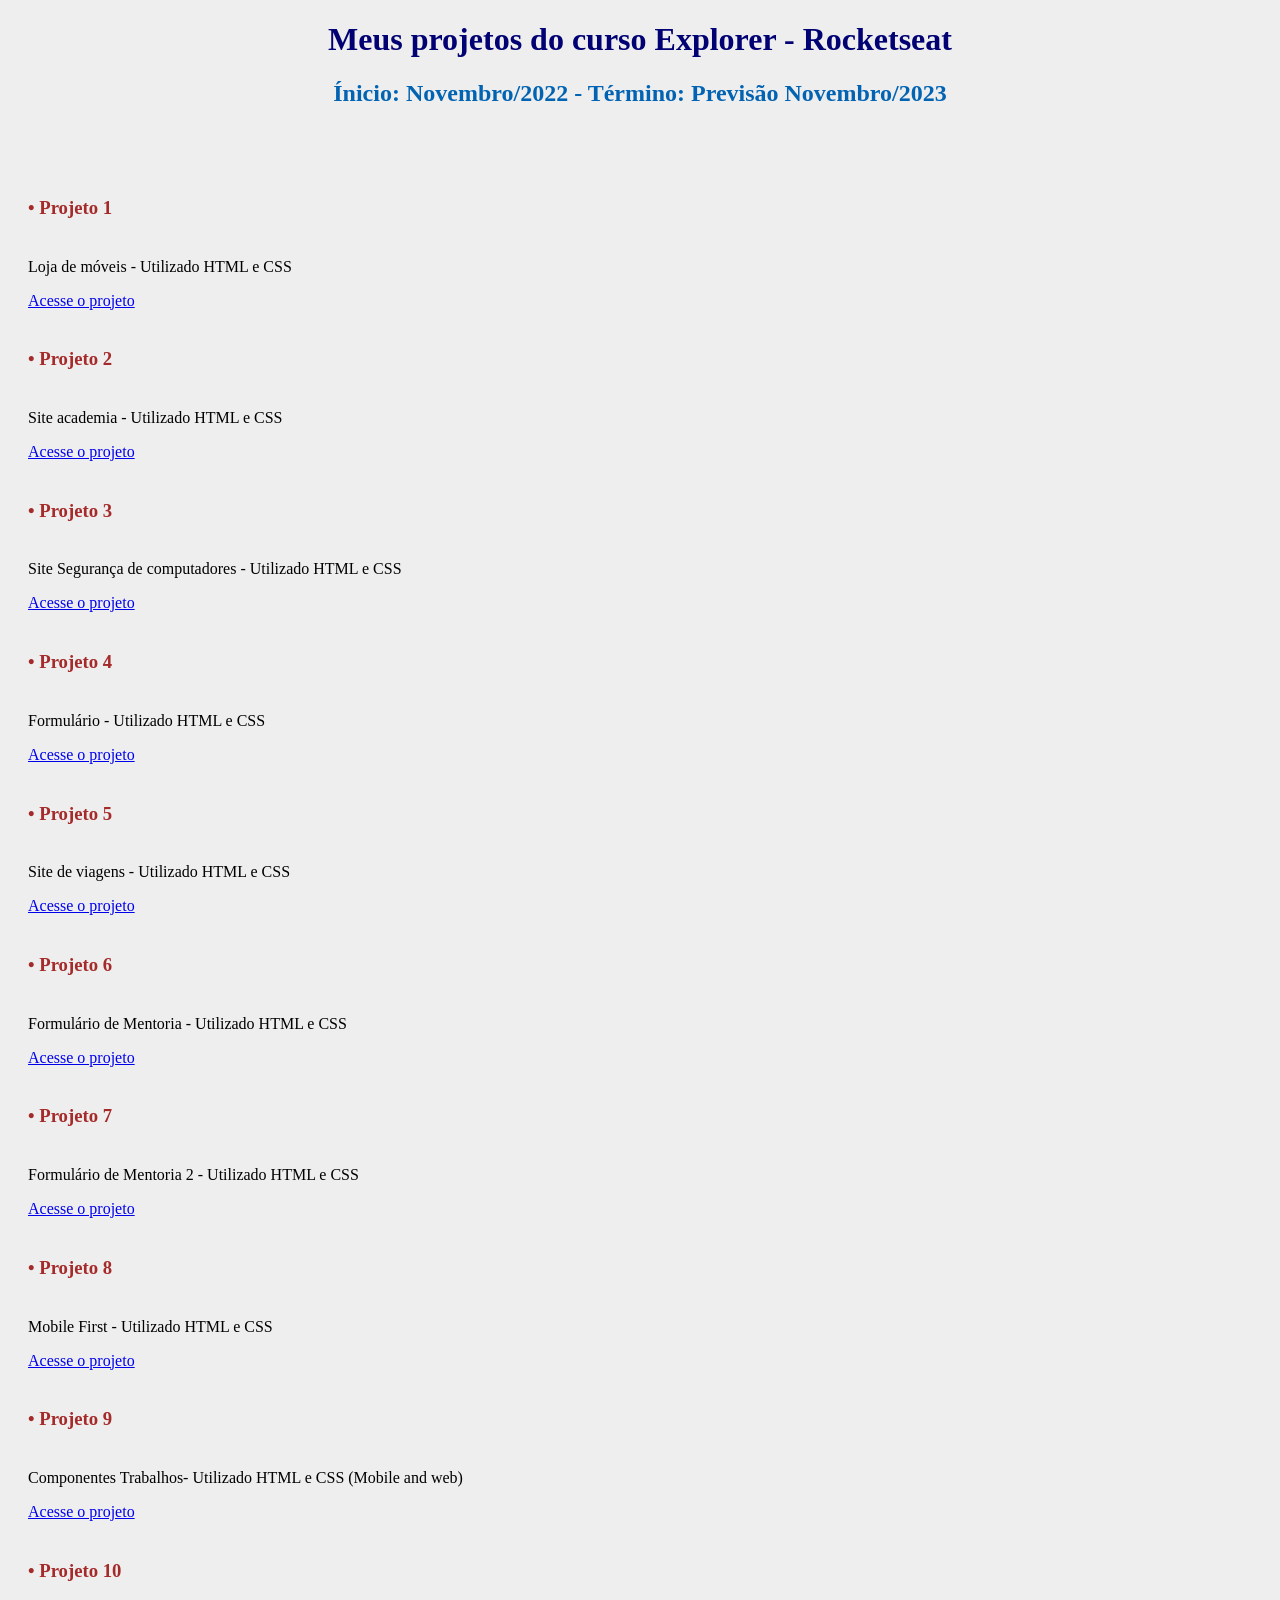
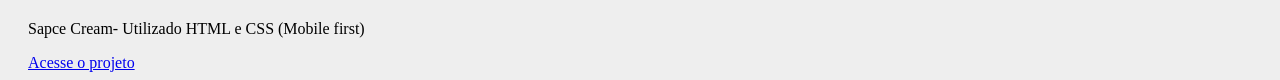
<file: index.html>
<!DOCTYPE html>
<html lang="pt-br">
<head>
    <meta charset="UTF-8">
    <meta name="viewport" content="width=device-width, initial-scale=1.0">
    <link rel="stylesheet" href="style.css">
    <title>Projetos Cursos RocketSeat</title>
</head>
<body>
    <h1>Meus projetos do curso Explorer - Rocketseat</h1>
    <h2>Ínicio: Novembro/2022 - Término: Previsão Novembro/2023</h2>
    <h3>• Projeto 1</h3>
    <p>Loja de móveis - Utilizado HTML  e CSS</p>
    <a href="projeto01/index.html" target="_blank">Acesse o projeto</a>
    <h3>• Projeto 2</h3>
    <p>Site academia - Utilizado HTML e CSS</p>
    <a href="projeto02/index.html" target="_blank">Acesse o projeto</a>
    <h3>• Projeto 3</h3>
    <p>Site Segurança de computadores - Utilizado HTML e CSS</p>
    <a href="projeto03/index.html" target="_blank">Acesse o projeto</a>
    <h3>• Projeto 4</h3>
    <p>Formulário - Utilizado HTML e CSS</p>
    <a href="projeto04/index.html" target="_blank">Acesse o projeto</a>
    <h3>• Projeto 5</h3>
    <p>Site de viagens - Utilizado HTML e CSS</p>
    <a href="projeto05/index.html" target="_blank">Acesse o projeto</a>
    <h3>• Projeto 6</h3>
    <p>Formulário de Mentoria - Utilizado HTML e CSS</p>
    <a href="projeto06/index.html" target="_blank">Acesse o projeto</a>
    <h3>• Projeto 7</h3>
    <p>Formulário de Mentoria 2 - Utilizado HTML e CSS</p>
    <a href="projeto07/index.html" target="_blank">Acesse o projeto</a>
    <h3>• Projeto 8</h3>
    <p>Mobile First - Utilizado HTML e CSS</p>
    <a href="projeto08/" target="_blank">Acesse o projeto</a>
    <h3>• Projeto 9</h3>
    <p>Componentes Trabalhos- Utilizado HTML e CSS (Mobile and web)</p>
    <a href="projeto09/index.html" target="_blank">Acesse o projeto</a>
    <h3>• Projeto 10</h3>
    <p>Sapce Cream- Utilizado HTML e CSS (Mobile first)</p>
    <a href="projeto10/index.html" target="_blank">Acesse o projeto</a>
</body>
</html>
</file>
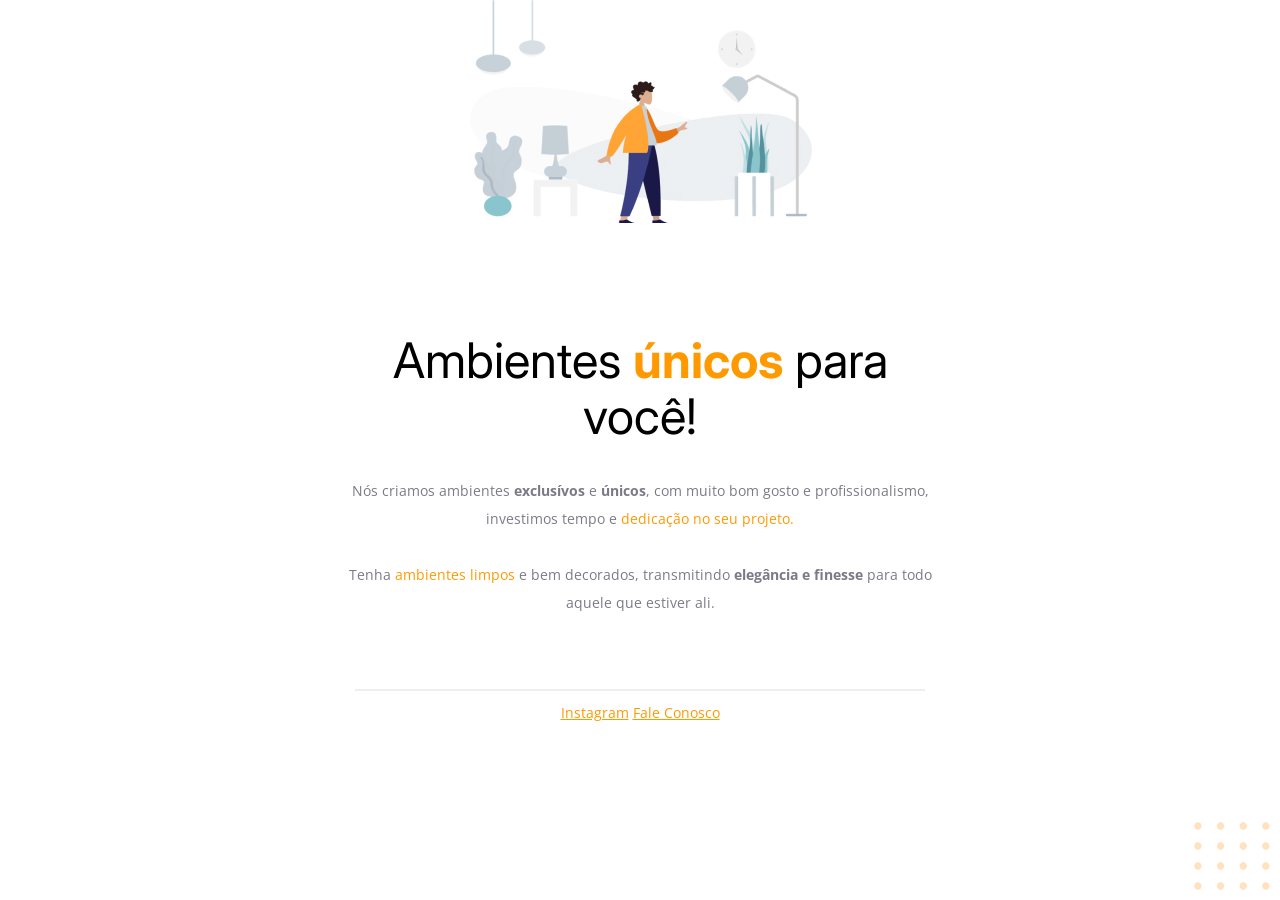
<file: projeto01/index.html>
<!DOCTYPE html>
<html lang="pt-br">

<head>
    <link rel="preconnect" href="https://fonts.googleapis.com">
    <link rel="preconnect" href="https://fonts.gstatic.com" crossorigin>
    <meta charset="UTF-8">
    <meta name="viewport" content="width=device-width, initial-scale=1.0">
    <title>Movéis customizados</title>
    <link
        href="https://fonts.googleapis.com/css2?family=Inter:wght@400;700&family=Open+Sans:ital,wght@0,700;1,400&family=Roboto:wght@100;700;900&display=swap"
        rel="stylesheet">
        <link rel="stylesheet" href="style.css">
</head>

<body>

    <div id="hero">
        <img src="imagens/image 1.jpg"
            alt="Desenho de uma pessoa vestindo uma camisa amarela e calça azul em uma sala com móveis" />
        <h1>Ambientes <span>únicos</span> para você!</h1>
        <p>Nós criamos ambientes <strong>exclusívos</strong> e <strong>únicos</strong>, com muito bom gosto e
            profissionalismo, investimos tempo e
            <span>dedicação no seu projeto.</span>
        <br/>
        <br/>
       Tenha <span>ambientes limpos</span> e bem decorados, transmitindo <strong>elegância e finesse</strong> para
            todo aquele que estiver ali.
        </p>
    </div>
    <div id="footer">
        <div class="line"></div>
        <a target="_blank" href="https://instragam.com"> Instagram</a>
        <a href="">Fale Conosco</a>
    </div>
    <img id="balls" src="imagens/balls-decoration.svg" alt="bolinhas laranjadas no quanto direito inferior da tela" />
</body>

</html>
</file>
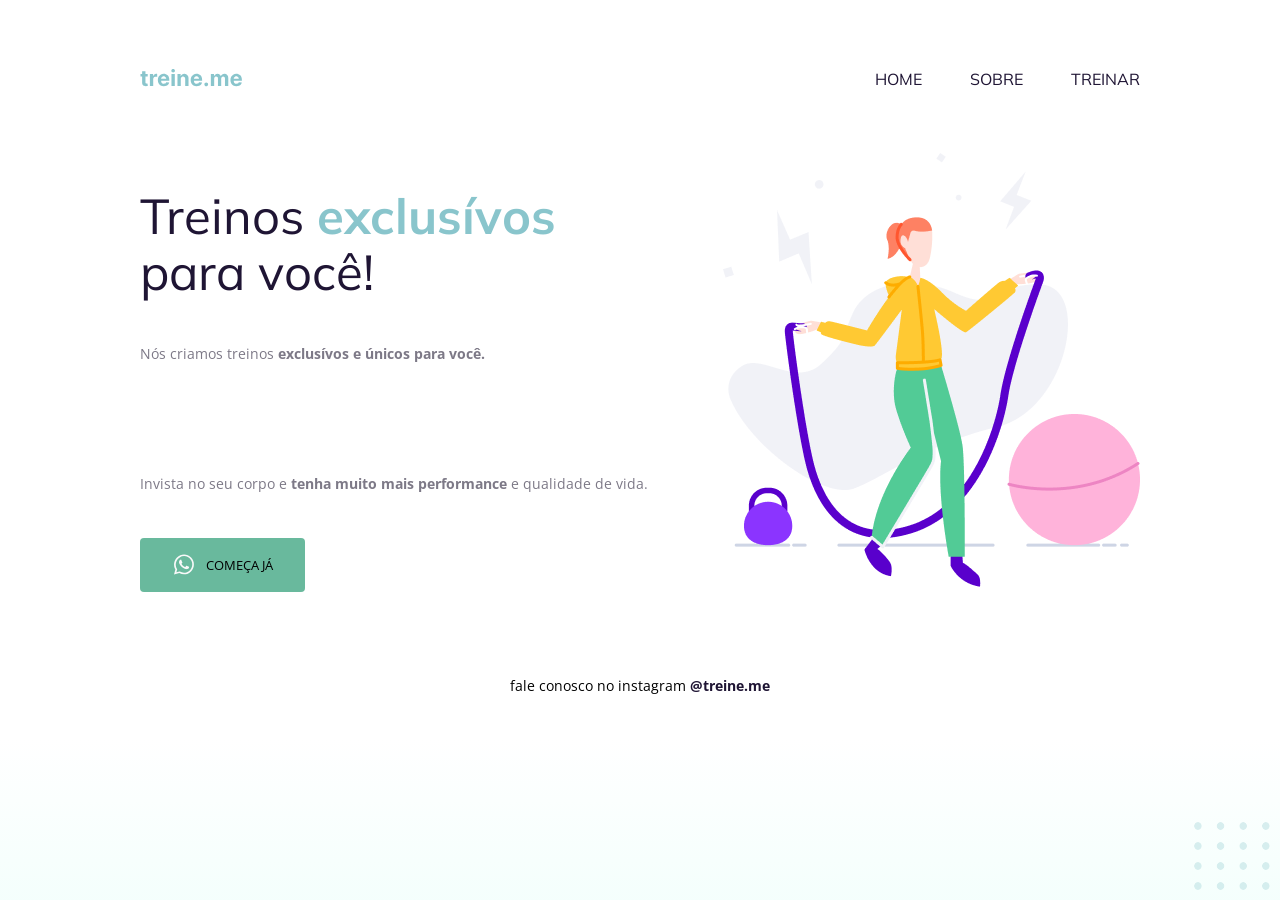
<file: projeto02/index.html>
<!DOCTYPE html>
<html lang="pt-br">

<head>
    <link rel="preconnect" href="https://fonts.googleapis.com">
    <link rel="preconnect" href="https://fonts.gstatic.com" crossorigin>
    <meta charset="UTF-8">
    <meta name="viewport" content="width=device-width, initial-scale=1.0">
    <title>Treine me</title>
    <link
        href="https://fonts.googleapis.com/css2?family=Inter:wght@400;700&family=Mulish:wght@400;700&family=Open+Sans:wght@400;700&display=swap"
        rel="stylesheet">
    <link rel="stylesheet" href="style.css">
</head>

<body>
    <div class="page">
        <nav>
            <a id="logo" a href=""> <img src="imagens/logo.svg" alt="Treine.me Logo verde" /></a>
            <ul>
                <li><a href="">HOME</a></li>
                <li><a href="">SOBRE</a></li>
                <li><a href="">TREINAR</a></li>
            </ul>
        </nav>
        <main>
            <section class="text">
                <h1>Treinos <span>exclusívos</span>
                    para você!</h1>

                <p>Nós criamos treinos <strong>exclusívos e únicos para você.</strong></p>
                <br>
                <p>Invista no seu corpo e <strong>tenha muito mais performance</strong> e qualidade de vida.</p>
                <button>
                    <img src="imagens/whats.svg" alt="icone do whatsapp" />
                    Começa já
                </button>
            </section>
            <img src="imagens/fitness-jump.png"
                alt="Desenho de uma mulher com blusa amarela e calça verde, pulando corda em um ambiente de academia." />
        </main>
        <footer>
            fale conosco no instagram <a href="https://instagram.com/treineme" target="_blank">@treine.me</a>
        </footer>
    </div>
    <img id="balls" src="imagens/balls-decoration.svg" alt="colinhas decorativas verdes no quanto inferior direito da pagina" />
</body>

</html>
</file>
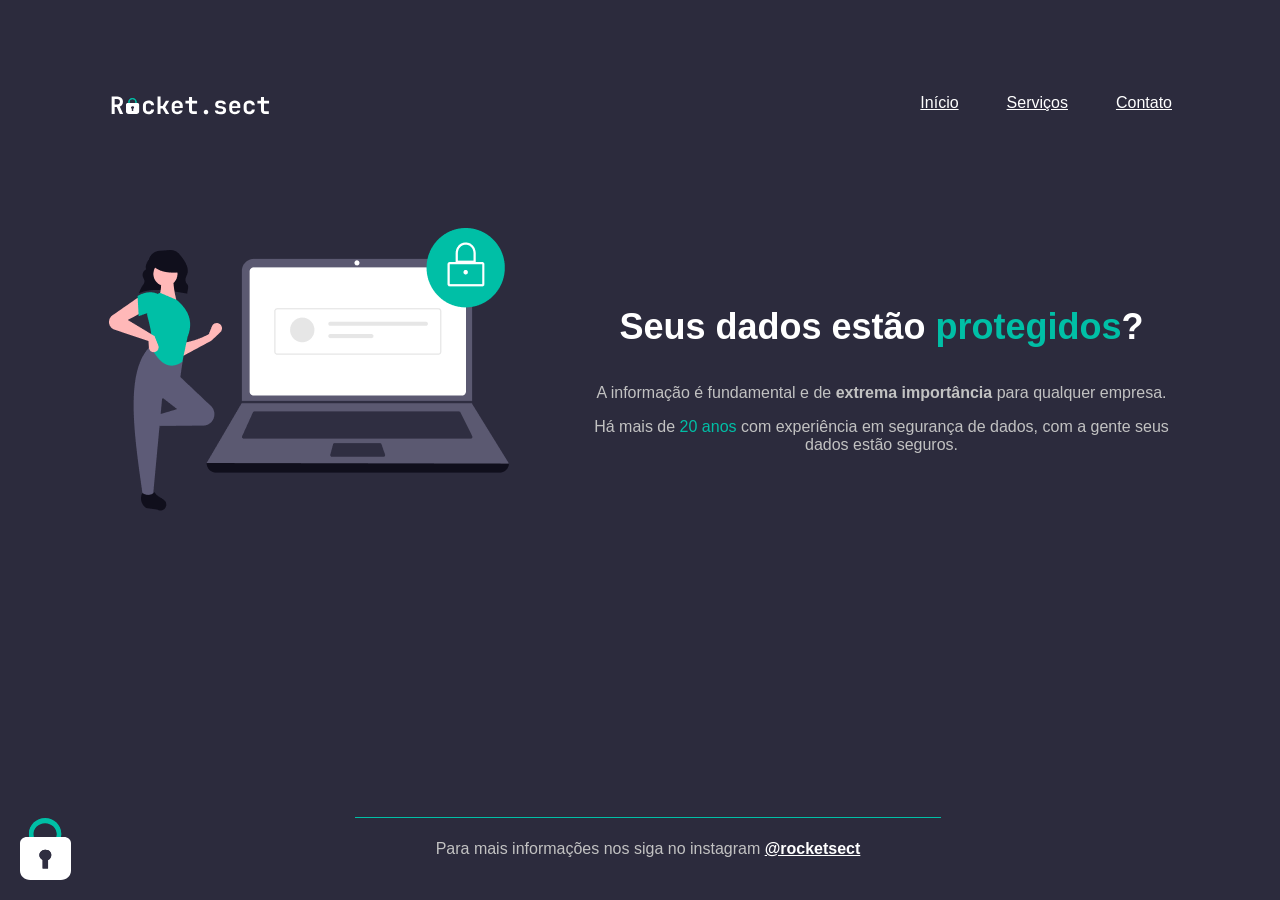
<file: projeto03/index.html>
<!DOCTYPE html>
<html lang="pt-br">

<head>
    <meta charset="UTF-8">
    <meta name="viewport" content="width=device-width, initial-scale=1.0">
    <link rel="stylesheet" href="style.css">
    <title>Rocket.sect</title>
</head>

<body>
    <section class="container">
        <nav class="page">
            <img src="imagens/logo.svg" alt="Logo rocketsect com um cadeado no lugar do O" />
            <ul>
                <li><a href="">Início</a></li>
                <li><a href="">Serviços</a></li>
                <li><a href="">Contato</a></li>
            </ul>
        </nav>
        <main>
            <img src="imagens/img1.png"
                alt="Computador com cadeado e um desenho de uma mulher ao lado com amiseta azul, calça cinza e tênis preto">
            <section>
                <h1>Seus dados estão <span>protegidos</span>?</h1>
                <p>A informação é fundamental e de <strong>extrema importância</strong> para qualquer empresa.</p>
                <p>Há mais de <span>20 anos</span> com experiência em segurança de dados, com a gente seus dados estão seguros.</p>
            </section>
        </main>
    </section>
    <footer>
        <section>
            <p>Para mais informações nos siga no instagram <a target="_blank" href="https://instragam.com">@rocketsect</a></p>
        </section>
        <img id="lock" src="imagens/padlock-decoration.svg" alt="cadeado branco e azul no quanto inferior esquerdo">
    </footer>

</body>

</html>
</file>
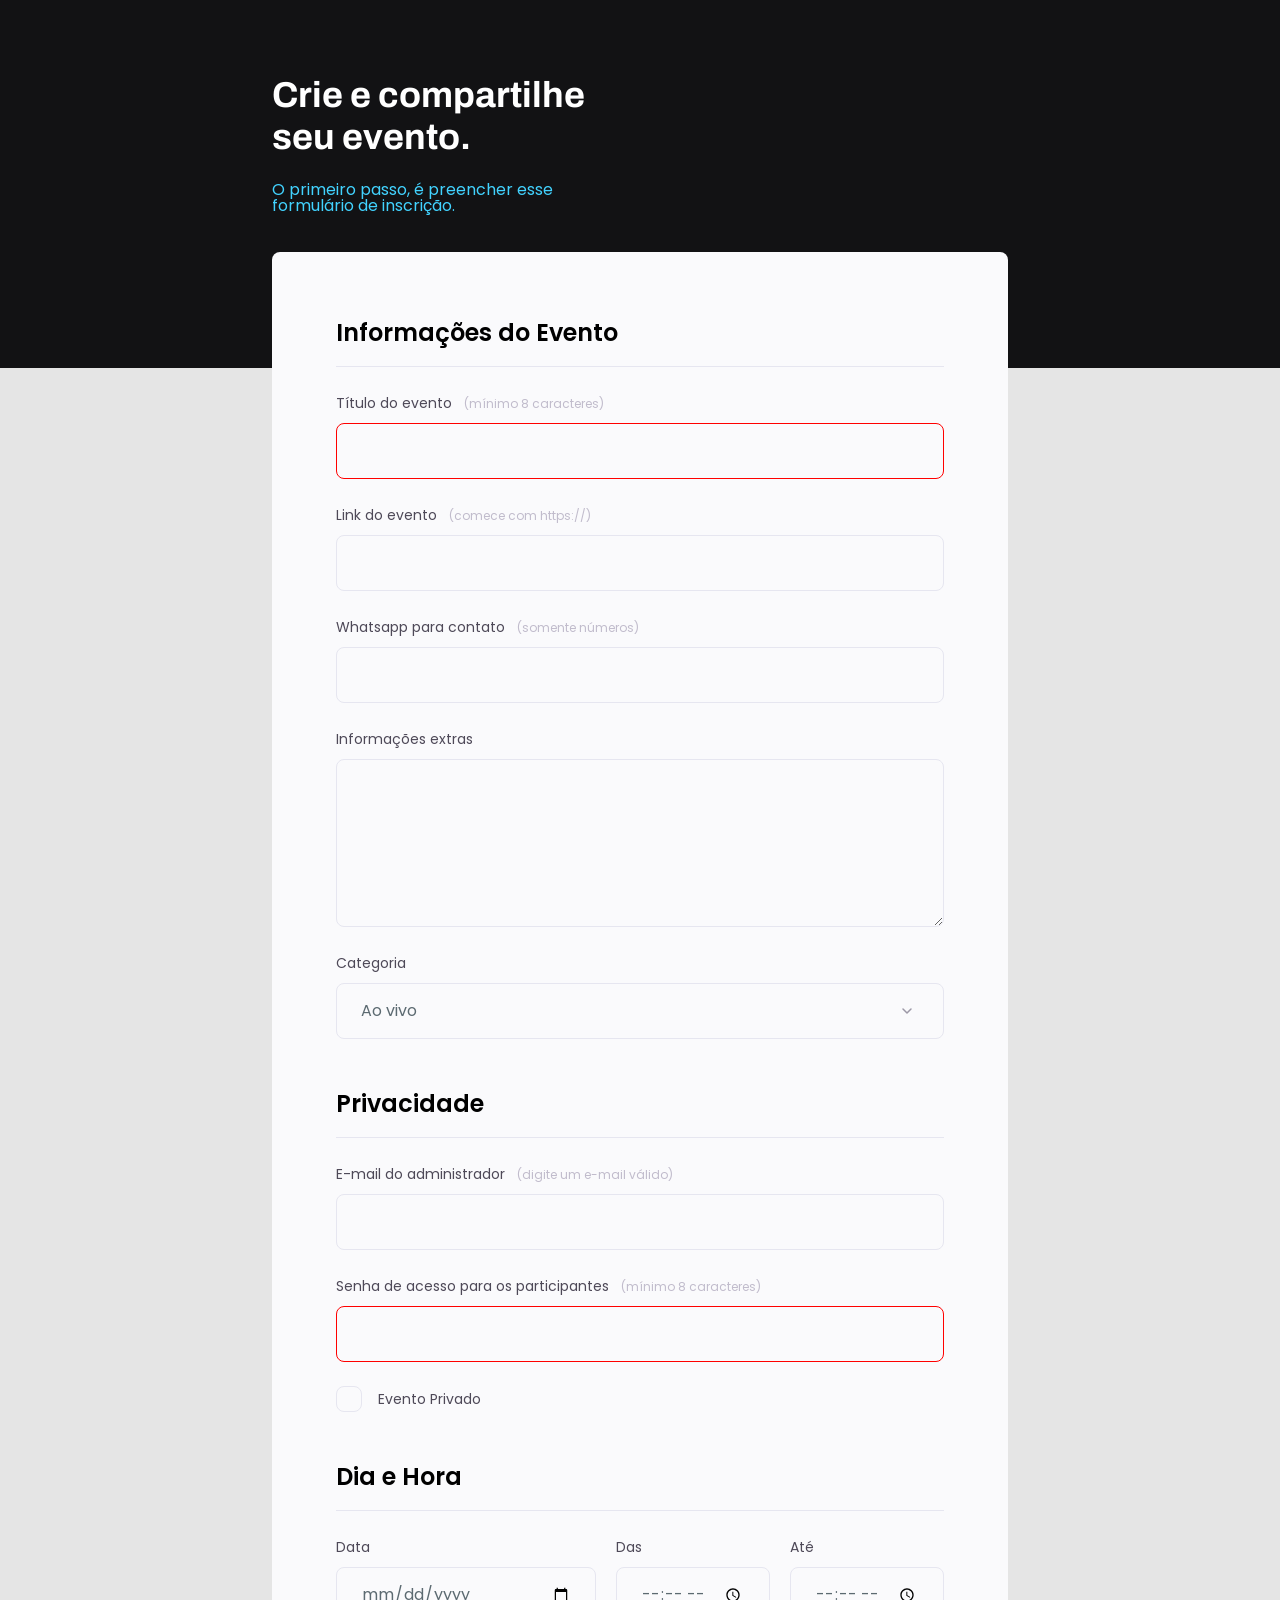
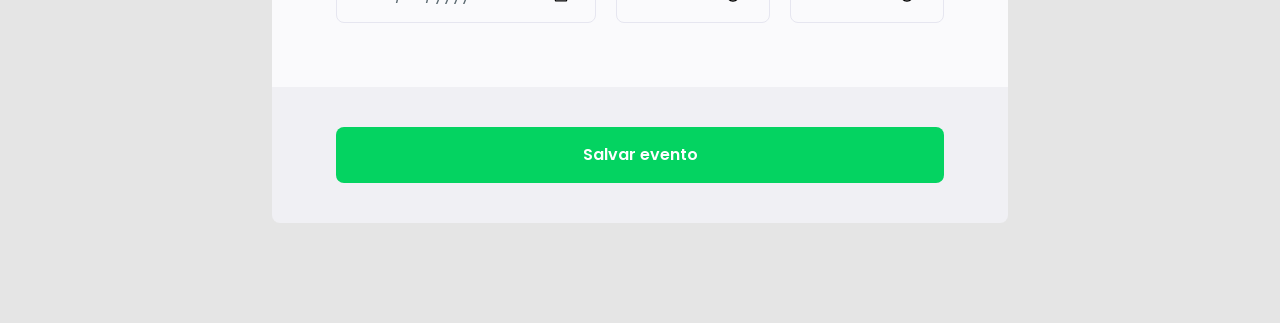
<file: projeto04/index.html>
<!DOCTYPE html>
<html lang="pt-br">

<head>
    <link rel="preconnect" href="https://fonts.googleapis.com">
    <link rel="preconnect" href="https://fonts.gstatic.com" crossorigin>
    <meta charset="UTF-8">
    <meta name="viewport" content="width=device-width, initial-scale=1.0">
    <title>Crie seu evento</title>
    <link rel="stylesheet" href="style.css">
    <link href="https://fonts.googleapis.com/css2?family=Archivo:wght@600;700&family=Poppins&display=swap"
        rel="stylesheet">
</head>

<body>
    <div class="page">
        <header>
            <h1>Crie e compartilhe seu evento.</h1>
            <p>O primeiro passo, é preencher esse formulário de inscrição.</p>
        </header>
        <form id="my-form">
            <fieldset>
                <legend>Informações do Evento</legend>
                <div class="input-wrapper">
                    <label for="event-title">Título do evento<span>(mínimo 8 caracteres)</span></label>
                    <input type="text" id="event-title" required minlength="8" />
                </div>

                <div class="input-wrapper">
                    <label for="event-url">Link do evento<span>(comece com https://)</span></label>
                    <input type="url" id="event-url" />
                </div>

                <div class="input-wrapper">
                    <label for="event-whatsapp">Whatsapp para contato<span>(somente números)</span></label>
                    <input type="number" id="event-whatsapp" />
                </div>

                <div class="input-wrapper">
                    <label for="event-info">Informações extras</label>
                    <textarea id="event-info"></textarea>
                </div>

                <div class="input-wrapper">
                    <label for="event-category">Categoria</label>
                    <select id="event-category">
                        <option value="live">Ao vivo</option>
                        <option value="podcast">Podcast</option>
                        <option value="mentorship">Mentoria</option>
                    </select>
                </div>

            </fieldset>

            <fieldset>
                <legend>Privacidade</legend>
                <div class="input-wrapper">
                    <label for="event-email">E-mail do administrador<span>(digite um e-mail válido)</span></label>
                    <input type="text" id="event-email" />
                </div>

                <div class="input-wrapper">
                    <label for="event-password">Senha de acesso para os participantes<span>(mínimo 8
                            caracteres)</span></label>
                    <input type="password" id="password" required minlength="8"/>
                </div>

                <div class="checkbox-wrapper">
                    <input type="checkbox" id="event-private" />
                    <label for="event-private">Evento Privado</label>
                </div>

            </fieldset>

            <fieldset>
                <legend>Dia e Hora</legend>
                <div class="col-3">
                    <div class="input-wrapper">
                        <label for="event-date">Data</label>
                        <input type="date" id="event-date" />
                    </div>

                    <div class="input-wrapper">
                        <label for="event-begin">Das</label>
                        <input type="time" id="event-begin" />
                    </div>

                    <div class="input-wrapper">
                        <label for="event-end">Até</label>
                        <input type="time" id="event-end" />
                    </div>
                </div>
            </fieldset>
            
        </form>
        <footer>
            <button class ="button" fomr="my-form">Salvar evento</button>
        </footer>
    </div>

</body>

</html>
</file>
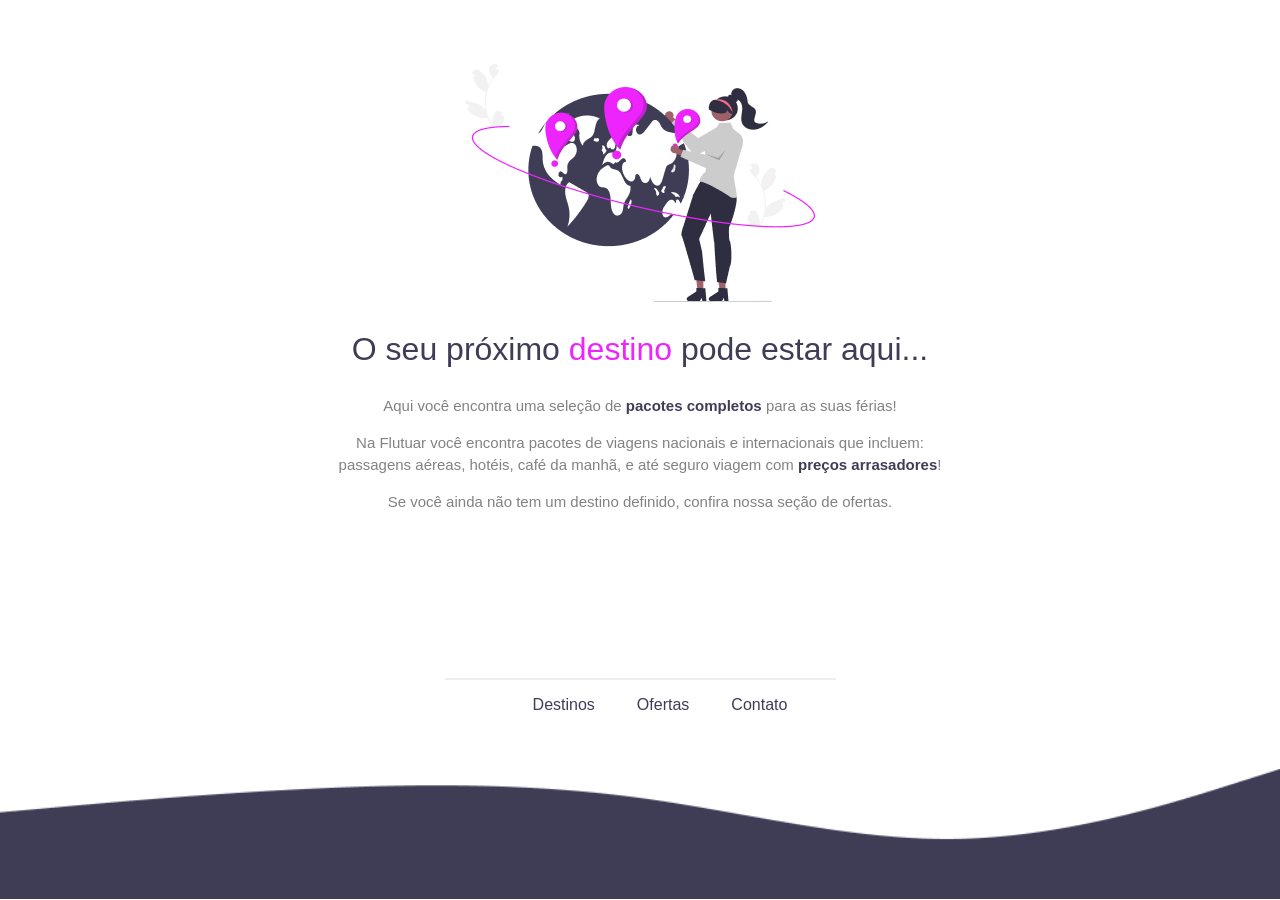
<file: projeto05/index.html>
<!DOCTYPE html>
<html lang="pt-br">

<head>
    <meta charset="UTF-8">
    <meta name="viewport" content="width=device-width, initial-scale=1.0">
    <title>Document</title>
    <link rel="stylesheet" href="style.css">
</head>

<body>
    <section class="container">
        <main>
            <img src="imagens/img1.png"
                alt="globo mundial roxo e branco com setas rosas e uma mulher ao lado com camiseta cinza e calça roxa, segurando esse globo." />
            <h1>O seu próximo <span>destino</span> pode estar aqui...</h1>
            <p>Aqui você encontra uma seleção de <strong>pacotes completos</strong> para as suas férias!</p>
            <p>Na Flutuar você encontra pacotes de viagens nacionais e internacionais que incluem: passagens aéreas,
                hotéis,
                café da manhã, e até seguro viagem com <strong>preços arrasadores</strong>!</p>
            <p>Se você ainda não tem um destino definido, confira nossa seção de ofertas.
            </p>
        </main>
    </section>
    <footer>

        <nav class="page">
            <ul>
                <li><a href="">Destinos</a></li>
                <li><a href="">Ofertas</a></li>
                <li><a href="">Contato</a></li>
            </ul>
        </nav>

        <img src="imagens/Wave.png" alt="onda roxa no rodapé do site" />
    </footer>

</body>

</html>
</file>
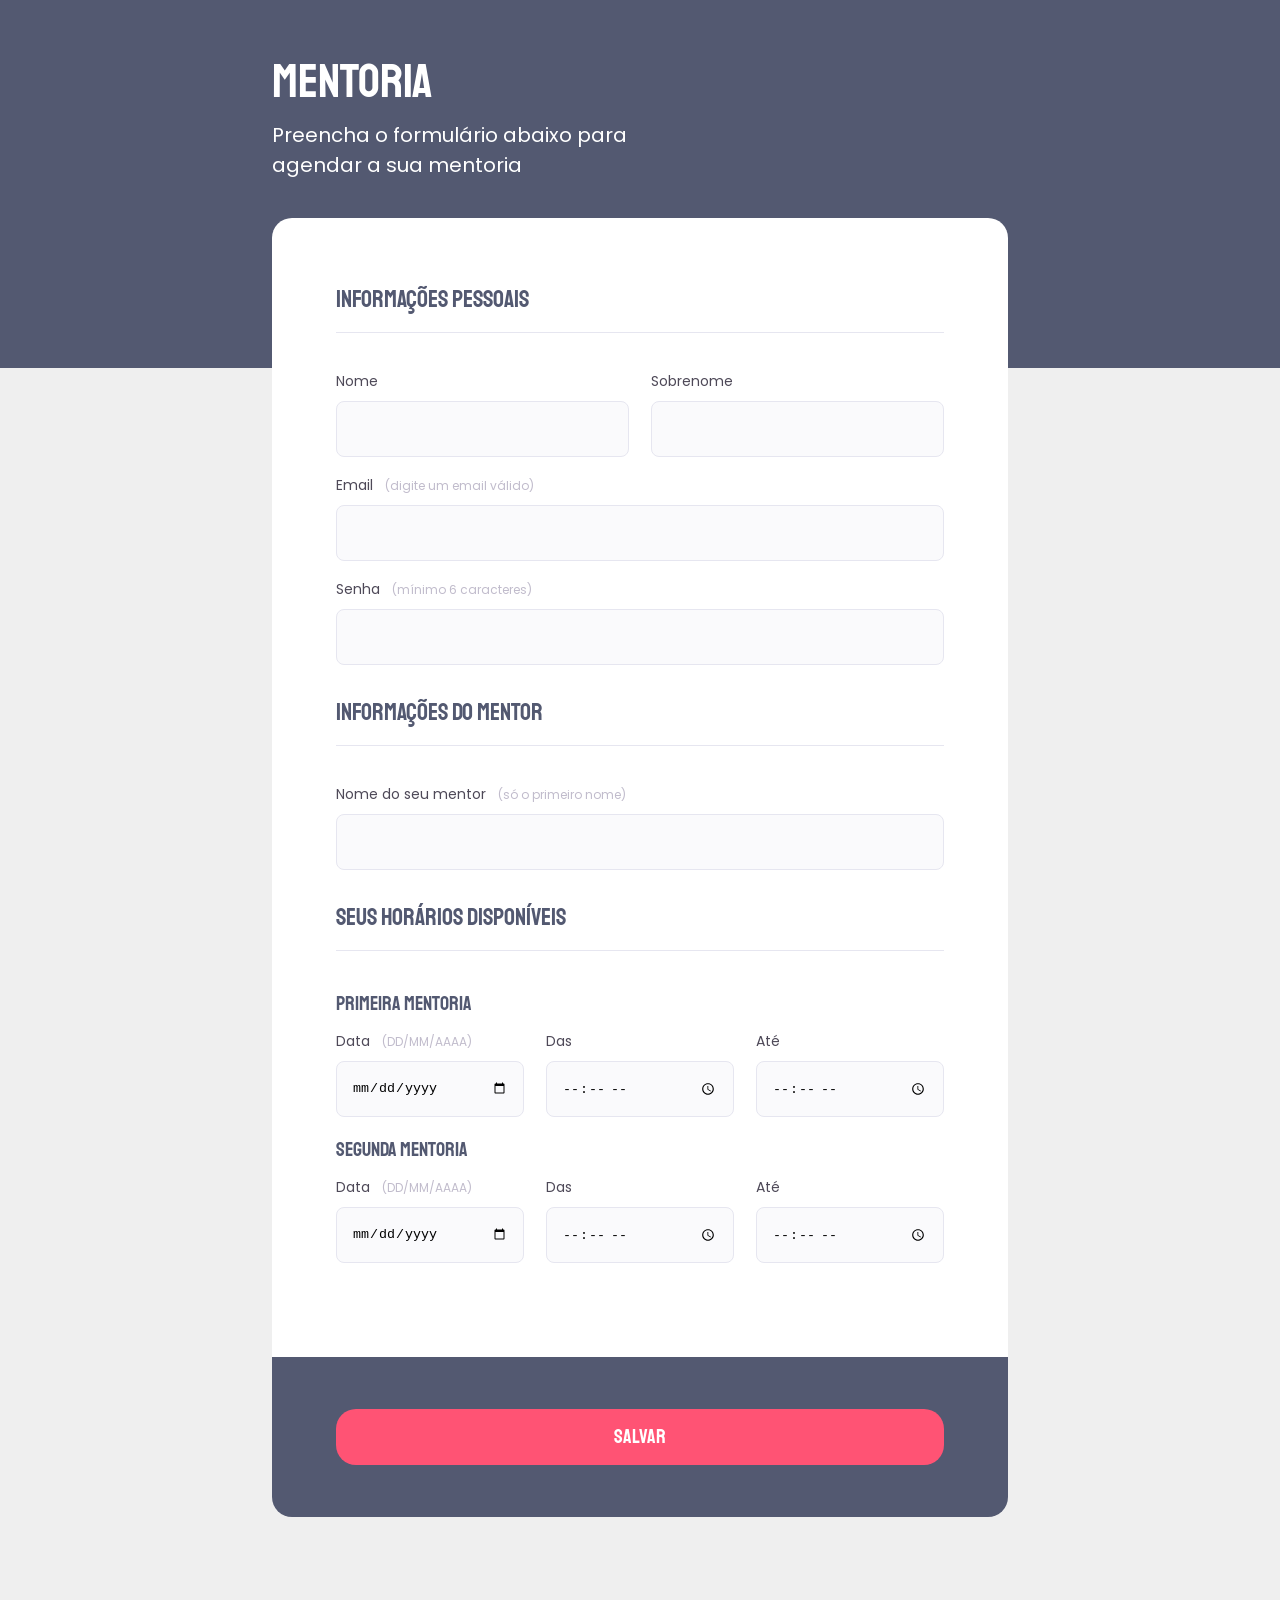
<file: projeto06/index.html>
<!DOCTYPE html>
<html lang="pt-br">

<head>
    <link rel="preconnect" href="https://fonts.googleapis.com">
    <link rel="preconnect" href="https://fonts.gstatic.com" crossorigin>
    <meta charset="UTF-8">
    <meta name="viewport" content="width=device-width, initial-scale=1.0">
    <title>Avalie sua mentoria</title>
    <link href="https://fonts.googleapis.com/css2?family=Poppins&family=Staatliches&display=swap" rel="stylesheet">
    <link rel="stylesheet" href="style.css">

</head>

<body>
    <div class="page">
        <header>
            <h1>Mentoria</h1>
            <p>Preencha o formulário abaixo para agendar a sua mentoria</p>
        </header>
        <form id="my-form">
            <fieldset>
                <legend>Informações Pessoais</legend>
                <div class="field-group">
                    <div class="input-wrapper">
                        <label for="name">Nome</label>
                        <input type="text" id="name" required placeholder="name"/>
                    </div>
                    <div class="input-wrapper">
                        <label for="last-name">Sobrenome</label>
                        <input type="text" id="last-name" required placeholder="last-name"/>
                    </div>
                </div>

                <div class="input-wrapper">
                    <label for="email">Email<span>(digite um email válido)</span></label>
                    <input type="email" id="email" required placeholder="email"/>
                </div>
                <div class="input-wrapper">
                    <label for="password">Senha<span>(mínimo 6 caracteres)</span></label>
                    <input type="password" id="password" required minlength="6" placeholder="password"/>
                </div>

            </fieldset>

            <fieldset>
                <legend>Informações do Mentor</legend>
                <div class="input-wrapper">
                    <label for="mentor-name">Nome do seu mentor<span>(só o primeiro nome)</span></label>
                    <input type="text" id="mentor-name" required placeholder="mentor-name" />
                </div>
            </fieldset>

            <fieldset>
                <legend>Seus horários disponíveis</legend>
                <h2>Primeira Mentoria</h2>
                <div class="field-group">
                    <div class="input-wrapper">
                        <label for="date">Data<span>(DD/MM/AAAA)</span></label>
                        <input type="date" id="date" required/>
                    </div>
                    <div class="input-wrapper">
                        <label for="hour">Das</label>
                        <input type="time" id="hour" required/>
                    </div>
                    <div class="input-wrapper">
                        <label for="hour">Até</label>
                        <input type="time" id="hour" required/>
                    </div>
                </div>

                <h2>Segunda Mentoria</h2>
                <div class="field-group">
                    <div class="input-wrapper">
                        <label for="date">Data<span>(DD/MM/AAAA)</span></label>
                        <input type="date" id="date" required/>
                    </div>
                    <div class="input-wrapper">
                        <label for="hour">Das</label>
                        <input type="time" id="hour" required/>
                    </div>
                    <div class="input-wrapper">
                        <label for="hour">Até</label>
                        <input type="time" id="hour" required />
                    </div>
                </div>
            </fieldset>

        </form>
        <footer>
            <button class="button" form="my-form">Salvar</button>
        </footer>

    </div>
</body>

</html>
</file>
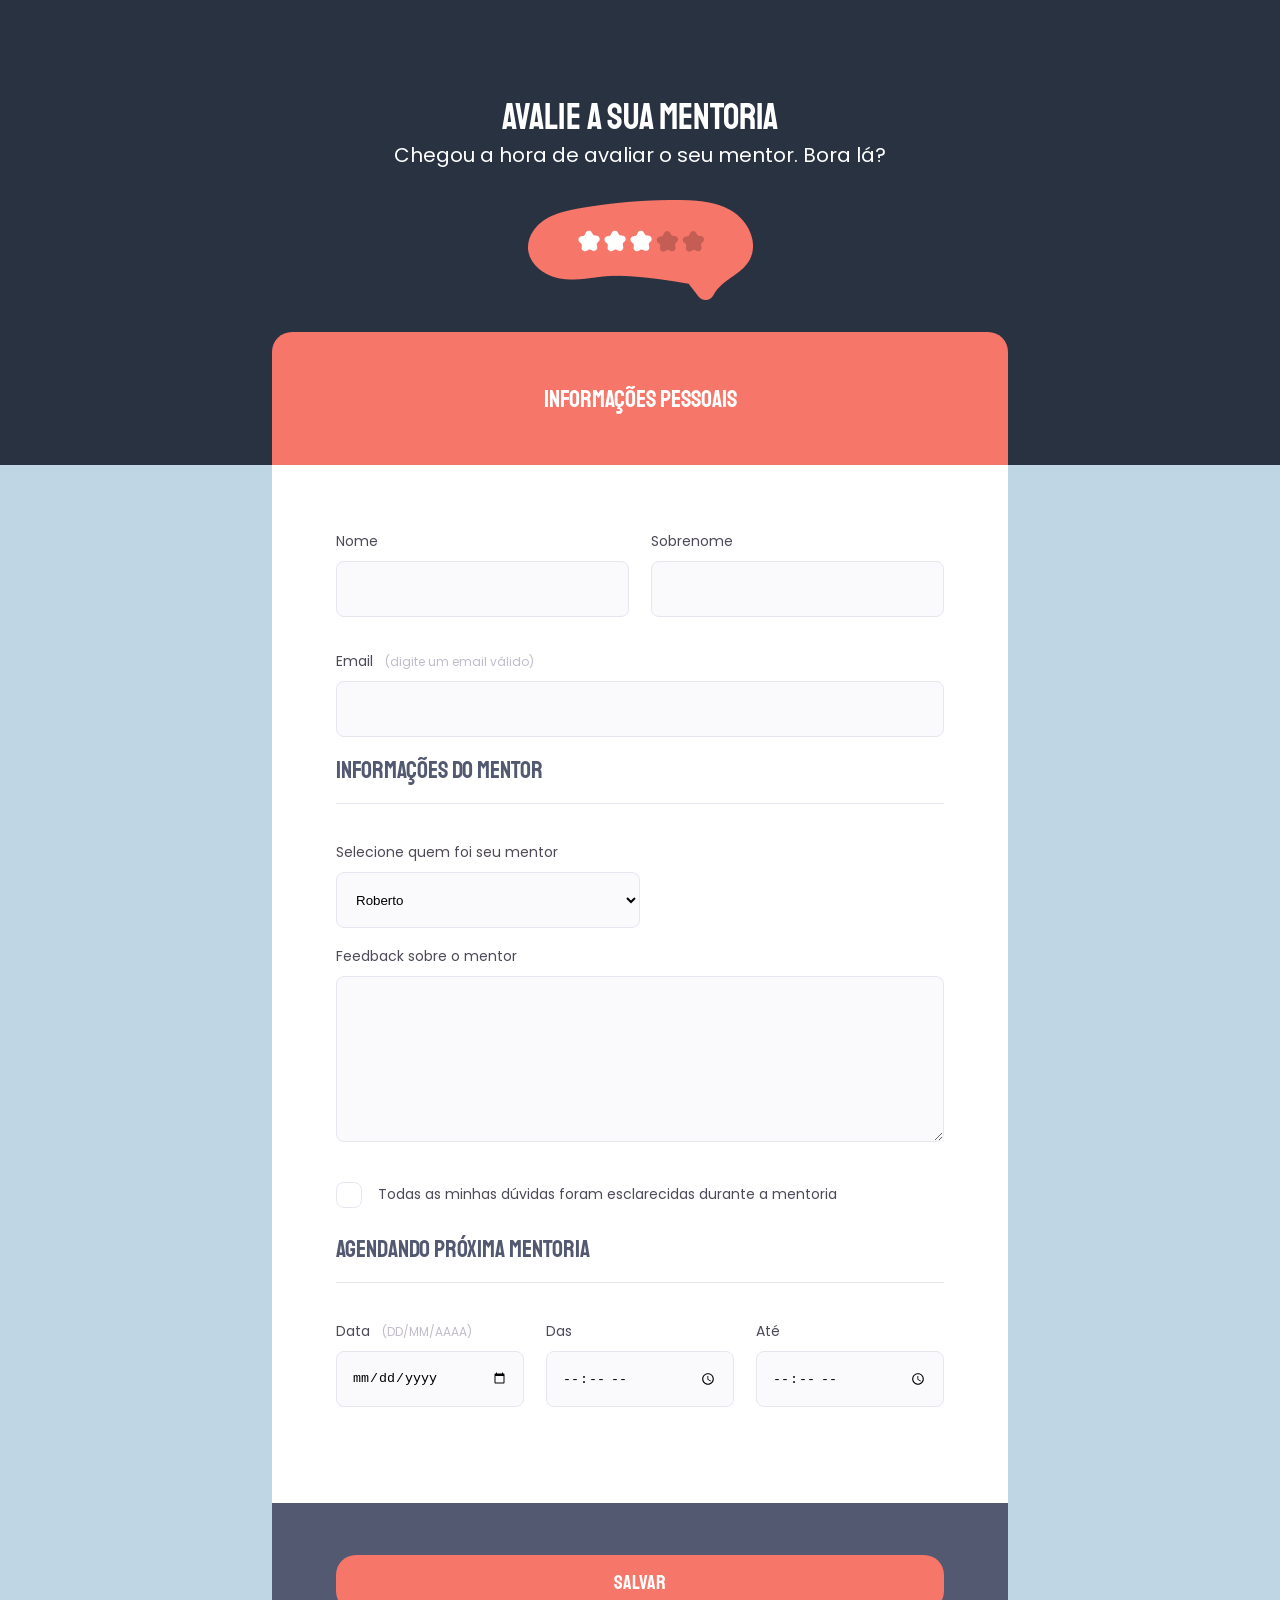
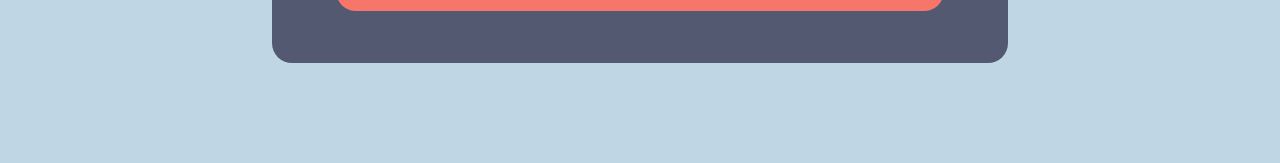
<file: projeto07/index.html>
<!DOCTYPE html>
<html lang="en">

<head>
    <link rel="preconnect" href="https://fonts.googleapis.com">
    <link rel="preconnect" href="https://fonts.gstatic.com" crossorigin>
    <meta charset="UTF-8">
    <meta name="viewport" content="width=device-width, initial-scale=1.0">
    <title>Avalie seu mentor</title>
    <link href="https://fonts.googleapis.com/css2?family=Poppins&family=Staatliches&display=swap" rel="stylesheet">
    <link rel="stylesheet" href="style.css">
</head>

<body>
    <div class="page">
        <header>
            <h1>Avalie a sua mentoria</h1>
            <p>Chegou a hora de avaliar o seu mentor. Bora lá?</p>
            <div class="review">
                <img src="imagens/Vector.png" alt="nuvem de fala rosa">
                <div class="stars">
                    <img src="imagens/estrela-branca.png" alt="estrela branca">
                    <img src="imagens/estrela-branca.png" alt="estrela branca">
                    <img src="imagens/estrela-branca.png" alt="estrela branca">
                    <img src="imagens/estrela-escura.png" alt="estrela preta">
                    <img src="imagens/estrela-escura.png" alt="estrela preta">
                </div>
            </div>
        </header>
        <div class="main-content">
            <article>Informações Pessoais</article>
            <form id="my-form">
                <fieldset>
                    <div class="field-group">
                        <div class="input-wrapper">
                            <label for="name">Nome</label>
                            <input type="text" id="name" required />
                        </div>
                        <div class="input-wrapper">
                            <label for="last-name">Sobrenome</label>
                            <input type="text" id="last-name" required />
                        </div>
                    </div>
                    <div class="input-wrapper">
                        <label for="email">Email<span>(digite um email válido)</span></label>
                        <input type="email" id="email" required />
                    </div>
                </fieldset>

                <fieldset>
                    <legend>Informações do Mentor</legend>
                    <div class="input-wrapper">
                        <label for="mentor-name">Selecione quem foi seu mentor</label>
                        <select name="mentor-name" id="mentor-name">
                            <option value="name">Roberto</option>
                            <option value="name">Pedro</option>
                            <option value="name">Juliana</option>
                            <option value="name">Fabiana</option>
                        </select>
                    </div>
                    <div class="input-wrapper">
                        <label for="last-name">Feedback sobre o mentor</label>
                        <textarea name="text" id="feedback"></textarea>
                    </div>
                    <div class="input-wrapper">
                        <div class="checkbox-wrapper">
                            <input type="checkbox" name="mentoria" id="mentoria" />
                            <label for="check">Todas as minhas dúvidas foram esclarecidas durante a mentoria</label>
                        </div>
                    </div>
                </fieldset>


                <fieldset>
                    <legend>Agendando Próxima Mentoria</legend>
                    <div class="field-group">
                        <div class="input-wrapper">
                            <label for="date">Data<span>(DD/MM/AAAA)</span></label>
                            <input type="date" id="date" required />
                        </div>
                        <div class="input-wrapper">
                            <label for="hour">Das</label>
                            <input type="time" id="hour" required />
                        </div>
                        <div class="input-wrapper">
                            <label for="hour">Até</label>
                            <input type="time" id="hour" required />
                        </div>
                    </div>
                </fieldset>
            </form>


            <footer>
                <button class="button" form="my-form">Salvar</button>
            </footer>
        </div>

</body>

</html>
</file>
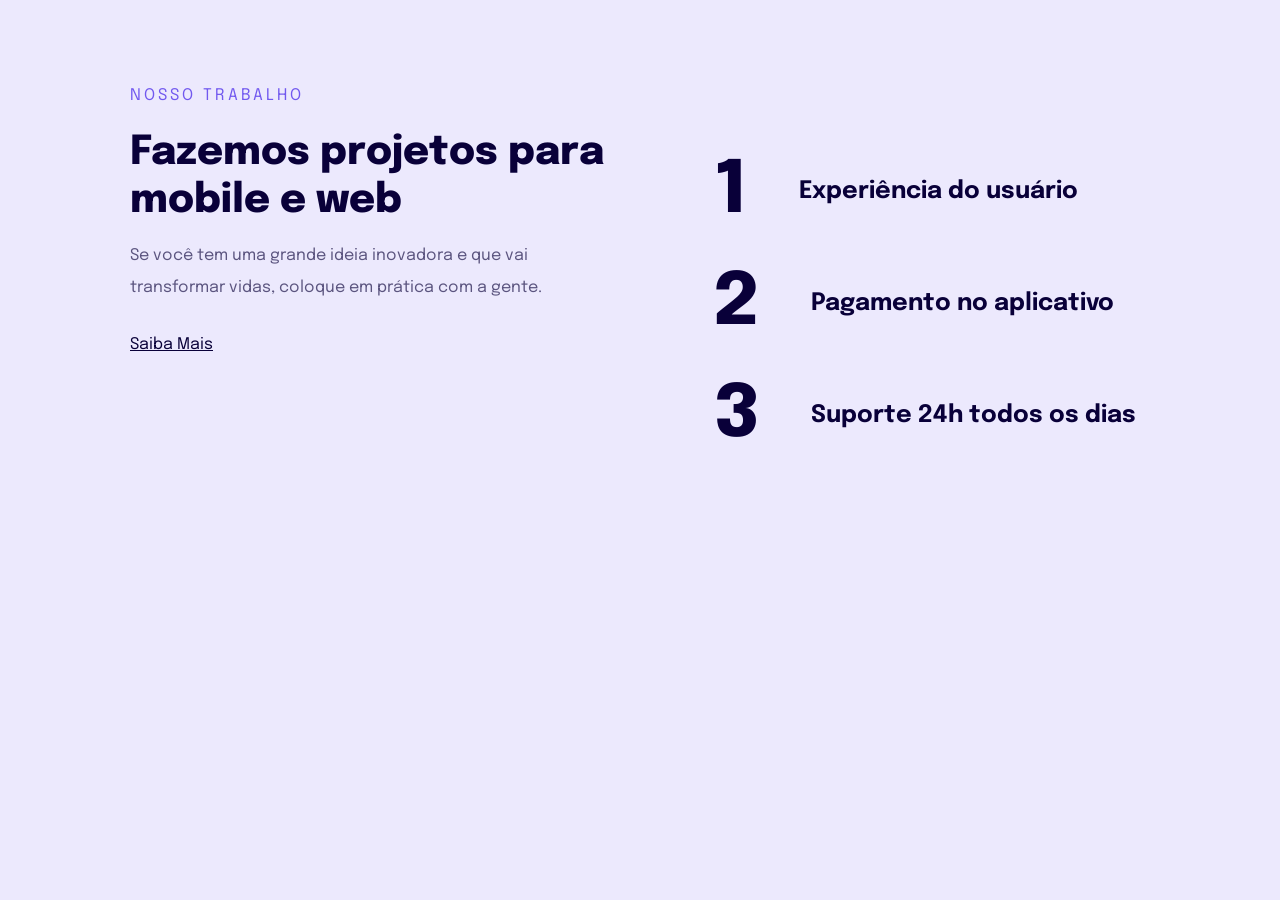
<file: projeto08/index.html>
<!DOCTYPE html>
<html lang="pt-br">
<head>
    <link rel="preconnect" href="https://fonts.googleapis.com">
    <link rel="preconnect" href="https://fonts.gstatic.com" crossorigin>
    <meta charset="UTF-8">
    <meta name="viewport" content="width=device-width, initial-scale=1.0">
    <title>Introdução a Responsividade</title>
    <link rel="stylesheet" href="style.css">
    <link href="https://fonts.googleapis.com/css2?family=Epilogue:wght@400;700;800&display=swap" rel="stylesheet">
</head>
<body>
    <main>
        <div>
            <p>Nosso Trabalho</p>
            <h1>Fazemos projetos para mobile e web</h1>
            <p>Se você tem uma grande ideia inovadora e que vai transformar vidas, coloque em prática com a gente.</p>
            <a href="#">Saiba Mais</a>
        </div>

        <ul>
            <li><span>1</span>Experiência do usuário</li>
            <li><span>2</span>Pagamento no aplicativo</li>
            <li><span>3</span>Suporte 24h todos os dias</li>
        </ul>
    </main>
    
</body>
</html>
</file>
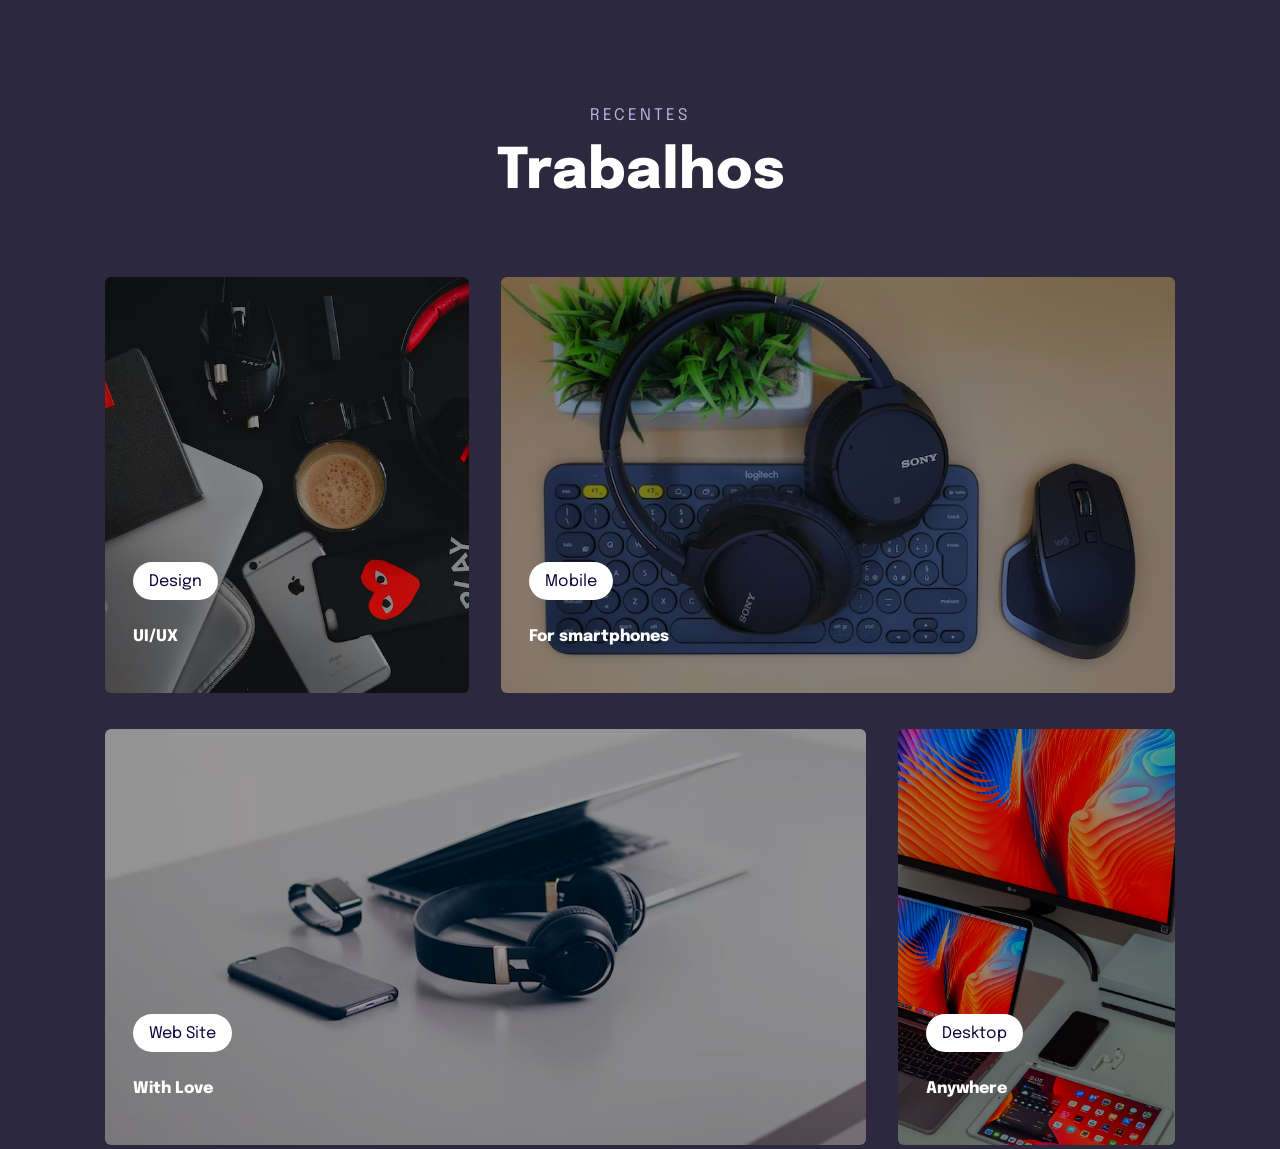
<file: projeto09/index.html>
<!DOCTYPE html>
<html lang="pt-br">

<head>
    <meta charset="UTF-8">
    <link rel="preconnect" href="https://fonts.googleapis.com">
    <link rel="preconnect" href="https://fonts.gstatic.com" crossorigin>
    <meta name="viewport" content="width=device-width, initial-scale=1.0">
    <title>Componentes Trabalhos</title>
    <link rel="stylesheet" href="style.css">
    <link href="https://fonts.googleapis.com/css2?family=Epilogue:wght@400;800&display=swap" rel="stylesheet">
</head>

<body>
    <div class="page">
        <header>
            <p>recentes</p>
            <h1>Trabalhos</h1>
        </header>
        <main>
            <div class="cards">
                <img src="imagens/imagem1.avif"
                    alt="imagem de computador, smartphone, fone, em cima de uma mesa com café">
                <h2><span>Design</span>UI/UX</h2>
            </div>
            <div class="cards">
                <img src="imagens/imagem2.avif"
                    alt="imagem de computador, smartphone, fone, em cima de uma mesa com café">
                <h2><span>Mobile</span>For smartphones</h2>
            </div>
            <div class="cards">
                <img src="imagens/imagem3.avif"
                    alt="imagem de computador, smartphone, fone, em cima de uma mesa com café">
                <h2><span>Web Site</span>With Love</h2>
            </div>
            <div class="cards">
                <img src="imagens/imagem4.avif"
                    alt="imagem de computador,tablet, smartphone, fone, em cima de uma mesa">
                <h2><span>Desktop</span>Anywhere</h2>
            </div>
        </main>

    </div>


</body>

</html>
</file>
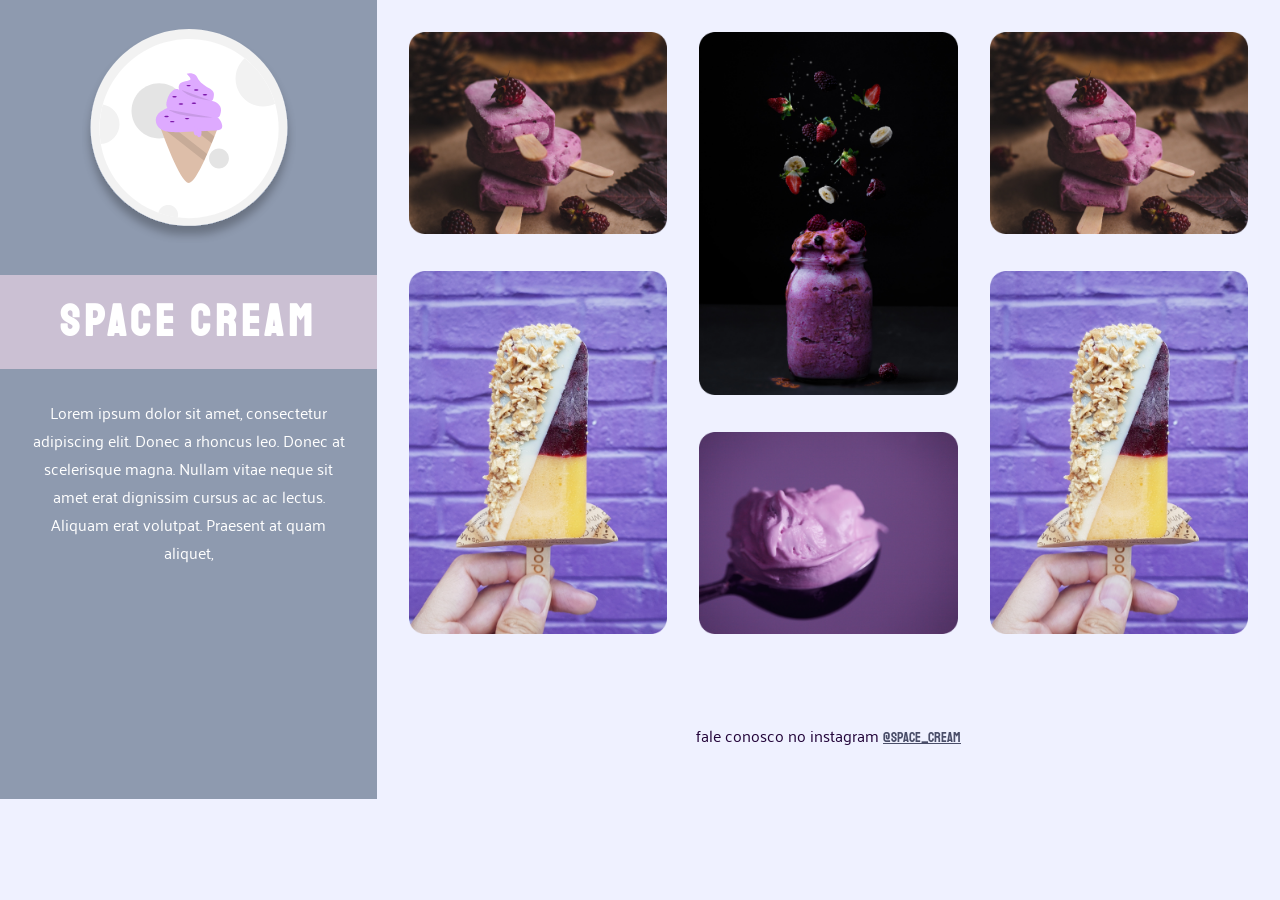
<file: projeto10/index.html>
<!DOCTYPE html>
<html lang="pt-br">

<head>
    <meta charset="UTF-8">
    <link rel="preconnect" href="https://fonts.googleapis.com">
    <link rel="preconnect" href="https://fonts.gstatic.com" crossorigin>
    <meta name="viewport" content="width=device-width, initial-scale=1.0">
    <title>Space Cream</title>
    <link rel="stylesheet" href="style.css">
    <link href="https://fonts.googleapis.com/css2?family=Palanquin&family=Staatliches&display=swap" rel="stylesheet">
</head>

<body>
    <div class="menu">
        <header>
            <div class="logo">
                <img src="imagens/logo.svg"
                    alt="bola branca com volas menores cinza e sorvete rosa com casquinha marrom">
            </div>

            <div class="name">
                <h1>Space Cream</h1>
            </div>
        </header>
        <p>Lorem ipsum dolor sit amet, consectetur adipiscing elit. Donec a rhoncus leo. Donec at scelerisque magna.
            Nullam vitae neque sit amet erat dignissim cursus ac ac lectus. Aliquam erat volutpat. Praesent at quam
            aliquet, </p>
    </div>
    <div class="page">
        <main>
            <div class="cards">
                <div class="card">
                    <img src="imagens/sorvete1.png"
                        alt="3 sorvetes rosas de framboesa no palito, em cima de uma mesa com flores secas">
                    <h2>Paletas</h2>
                </div>

                <div class="card">
                    <img src="imagens/sorvete2.png"
                        alt="um pote de vidro com sorvete de massa rosa dentro e frutas caindo do céu direto no pote">
                    <h2>Shakes</h2>
                </div>

                <div class="card">
                    <img src="imagens/sorvete1.png"
                        alt="3 sorvetes rosas de framboesa no palito, em cima de uma mesa com flores secas">
                    <h2>Paletas</h2>
                </div>

                <div class="card">
                    <img src="imagens/sorvete4.png"
                        alt="uma mão segurando um picolé amarelo, vermelho, branco com amendoim em um dos lados">
                    <h2>Picolés</h2>
                </div>

                <div class="card">
                    <img src="imagens/sorvete3.png" alt="1 colher de preta com uma bola de sorvete rosa">
                    <h2>Massas</h2>
                </div>

                <div class="card">
                    <img src="imagens/sorvete4.png"
                        alt="uma mão segurando um picolé amarelo, vermelho, branco com amendoim em um dos lados">
                    <h2>Picolés</h2>
                </div>

                

            </div>
        </main>
        <footer>
            <p>fale conosco no instagram <a href="https://www.instagram.com">@space_cream</a></p>
        </footer>
    </div>
</body>

</html>
</file>
<file: style.css>
body {
    background-color: rgb(238, 238, 238);
}

h1 {
    color: rgb(1, 1, 116);
}

h2 {
    color: rgb(2, 99, 179);
    padding: 0 0 50px 0;
}

h3 {
    color: brown;
    padding: 20px 0 20px 20px;
}

h1, h2 {
    text-align: center;
}

p, a {
    padding: 0 0 0 20px;
}
</file>
<file: projeto01/style.css>
body {
    font-family: "Open Sans", sans-serif;
    text-align: center;
    margin: 0;
}

#hero {
    width: 592px;
    margin: 0px auto 72px;
}

#hero img {
    margin-bottom: 72px;
}

h1 {
    font-family: 'Inter', sans-serif;
    font-size: 49px;
    line-height: 56px;
    font-weight: normal;
    margin-bottom: 32px;
}

h1 span {
    font-weight: bold;
}

span, a {
    color: #FF9900
}

p, #footer {
    color:#7D7987;
    font-size: 14px;
    line-height: 28px;
}

#footer {
    margin-bottom: 33px;
}

footer a + a {
    margin-left: 28px;
}

.line {
    width: 568px;
    margin: 0 auto 8px;
    height: 0;
    border: 1px solid #eceff2;
}

#balls {
    position: fixed;
    bottom: 0px;
    right: 0px;
}
</file>
<file: projeto02/style.css>
body {
    margin: 0;
    font-family: 'Open Sans', sans-serif;
    background: linear-gradient(180deg, rgba(227, 255, 248, 0) 82.08%, rgba(227, 255, 248, 0.38) 100%);
    min-height: 100vh;
}

.page {
   width: 1000px;
   margin:  0 auto;
   padding-top: 65px;
}

nav {
    display: flex;
    justify-content: space-between;
    align-items: center;
    margin-bottom: 55px;
}
    
ul {
    list-style: none;
    display: flex;
    gap: 48px;
     margin: 0;
     padding: 0;
    font-family: 'Mulish', sans-serif;
}

a {
    text-decoration: none;
    color: #1F1534;
}

ul li a:hover {
        font-weight: bold;
    }

h1, ul {
    font-family: 'Mulish', sans-serif;
}

main {
    display: flex;
    align-items: center;
    justify-content: space-between;
}

h1 {
    font-size: 49px;
    line-height: 56px;
    color:  #1F1534;
    font-weight: normal;
    width: 490px;
}

h1 span {
    color: #89c5cc;
    font-weight: bold;
}

section p {
    font-size: 14px;
    line-height: 28px;
    color: #7D7987;
    margin: 40px 0;
}

button {
    text-transform: uppercase;
    font-family: 'Open Sans', sans-serif;
    display: flex;
    flex-direction: row;
    justify-content: center;
    align-items: center;
    padding: 14px 32px 15px;
    gap: 10px;
    background: #69B99D;
    border: none;
    border-radius: 4px;
    cursor:pointer;
}

button:hover {
    background: #177453 ;

}

footer {
    font-size: 14px;
    line-height: 28px;
    text-align: center;
    margin-top: 80px;
}

footer a {
    font-weight: bold;
}

#balls {
    position: fixed;
    bottom: 0;
    right: 0;

}
</file>
<file: projeto03/style.css>
body {
    font-family: Arial, Helvetica, sans-serif;
    background-color: #2C2B3D;
}

nav {
    display: flex;
    justify-content: space-between;
    align-items: center;
    margin-bottom: 55px;
} 

ul{
    list-style: none;
    display: flex;
    gap: 48px;
}

li {
    list-style-type: none;  
}

li a {
    color: white;
}

ul li a:hover {
    font-weight: bold;
    color:#00BFA6;
} 

h1 {
    color: white;
    text-align: center;
    font-size: 36px;
}

span {
    color: #00BFA6;
}

p {
    color: #C2C2C2;
    text-align: center;
    font-size: 16px;
}

main {
    display: flex;
    align-items: center;
    justify-content: space-around;
    gap: 82px;
    margin-top: 100px;
}

.container {
    padding: 70px 100px;
}

footer {
    position: fixed;
    bottom: 20px;
    width: 100%;
}

footer section {
    border-top: 1px solid #00BFA6;
    font-size: 14px;
    line-height: 28px;
    margin: auto;
    margin-top: 80px;
    width: 586px;
    top: 642px;
    height: 62px;
    display: flex;
    justify-content: center;
    align-items: center;
}

footer p a {
    color: white;
    margin: 0;
}

footer a {
    font-weight: bold;
}

#lock {
    position: fixed;
    bottom: 20px;
    left: 20px;
}
</file>
<file: projeto04/style.css>
* {
    margin: 0;
    padding: 0;
    box-sizing: border-box;
}

body, input, button, select, textarea {
    font-family: 'Poppins', sans-serif;
}

body {
    background-color: #E5E5E5;
}

body::before {
    content: '';
    width: 100%;
    height: 368px;
    background: #121214;
    position: absolute;
    top: 0;
    left: 0;
    z-index: -1;
}


.page {
    width: 736px;
    margin: auto;
}

header {
    width: 319px;
    margin-top: 74px;
}

header h1 {
    font-family: 'Archivo', sans-serif;
    font-weight: bold;
    font-size: 36px;
    line-height: 42px;
    color: white;
    margin-bottom: 24px;
}

header p {
    line-height: 16px;
    color: #42d3ff
}

form {
    margin-top: 38px;
    background:#FAFAFC ;
    min-height: 300px;
    border-radius: 8px 8px 0 0;
    padding: 64px;
    display: flex;
    flex-direction: column;
    gap: 48px;
}

fieldset {
    border: none;
}

fieldset legend {
    font-family: 'Archivo' sans-serif;
    font-weight: 600;
    font-size: 24px;
    line-height: 34px;
    width: 100%;
    padding-bottom: 16px;
    border-bottom: 1px solid #E6E6F0;
}

.input-wrapper {
    display: flex;
    flex-direction: column;
}


.input-wrapper label {
    padding-top: 24px;
}

.input-wrapper label,
.checkbox-wrapper label {
    font-size: 14px;
    line-height: 24px;
    color: #4E4958;
    margin-bottom: 8px;
}

.input-wrapper label span {
    margin-left: 12px;
    font-size: 12px;
    line-height: 20px;
    color: #C1BCCC;
}

.input-wrapper label span:hover {
    color: #5c6a71;

}

.input-wrapper input,
.input-wrapper textarea,
.input-wrapper select {
    background: #FAFAFC;
    border: 1px solid #E6E6F0;
    border-radius: 8px;
    height: 56px;
    padding:  0 24px;
    font-size: 16px;
    line-height: 26px;
    color: #5c6a71;

}

.input-wrapper textarea {
    padding: 0;
    height: 168px;
    resize: vertical;
}

.input-wrapper select {
    appearance: none;
    -webkit-appearance: none;

    background-image: url("data:image/svg+xml,%3Csvg width='24' height='24' viewBox='0 0 24 24' fill='none' xmlns='http://www.w3.org/2000/svg'%3E%3Cg clip-path='url(%23clip0_1_54)'%3E%3Cpath d='M8 10L12 14L16 10' stroke='%239C98A6' stroke-width='1.5' stroke-linecap='round' stroke-linejoin='round'/%3E%3C/g%3E%3Cdefs%3E%3CclipPath id='clip0_1_54'%3E%3Crect width='24' height='24' fill='white'/%3E%3C/clipPath%3E%3C/defs%3E%3C/svg%3E%0A");

    background-repeat: no-repeat;
    background-position: right 24px top 50%;
}

.col-3 {
    display: flex;
    gap: 20px;
}

.col-3 > div:nth-child(1) {
    width: 100%;
}

.checkbox-wrapper label {
    margin: 0;
    display: flex;
    align-items: center;
    gap: 16px;
}

.checkbox-wrapper {
    position: relative;
    margin-top: 24px;
}

.checkbox-wrapper input {
    position: absolute;
    top: 0;
    left: 0;
    width: 24px;
    height: 24px;
    opacity: 0;
}

.checkbox-wrapper label::before {
    content: "";
    width: 24px;
    height: 24px;
    border: 1px solid #E6E6F0 ;
    border-radius: 8px;
}

.checkbox-wrapper input:checked + label::before {
    background-image: url("data:image/svg+xml,%3Csvg width='18' height='14' viewBox='0 0 18 14' fill='none' xmlns='http://www.w3.org/2000/svg'%3E%3Cpath d='M6 11.17L1.83 7L0.410004 8.41L6 14L18 2L16.59 0.589996L6 11.17Z' fill='%2342D3FF'/%3E%3C/svg%3E%0A");
    background-repeat: no-repeat;
    background-position: center
}

.checkbox-wrapper input:focus + label::before {
    outline: 2px solid black;
}

footer {
    background: #f0f0f4;
    height: 136px;
    display: flex;
    flex-direction: column;
    padding: 40px 64px;
    margin-bottom: 100px;
    border-top: #d6d6d6;
    border-radius: 0 0 8px 8px;
}

footer .button {
    height: 56px;
    background: #04d361;
    border-radius: 8px;
    font-weight: 600;
    font-size: 16px;
    line-height: 26px;
    color: #ffffff;
    border: 0;
}

footer .button:hover {
    background: #02642e;
}

input:invalid {
    border: 1px solid red;
}
</file>
<file: projeto05/style.css>
* {
    box-sizing: border-box;
}

body {
    font-family: Verdana, Geneva, Tahoma, sans-serif;
    margin: 0;
    min-height: 100vh;
    display: flex;
    flex-direction: column;
    justify-content: space-between;
}

main {
    width: 626px;
    margin: 64px auto;
}

main img {
    display: block;
    margin: auto;
}

h1 {
    font-style: normal;
    font-weight: 500;
    font-size: 32px;
    line-height: 40px;
    text-align: center;
    color: #3f3d56;
}

span {
    color:#EE24FF;
}

main p {
    font-style: normal;
    font-weight: 400;
    font-size: 15px;
    line-height: 22px;
    text-align: center;
    color: #828282;
}

strong {
    color: #3F3D56;
}


footer img {
    width: 100%;
    margin-bottom: -3px;
}

nav {
    border-top: 2px solid #ECEFF2;
    margin: auto;
    margin-bottom: 55px;
    max-width: 391px;
}

nav ul {
    display: flex;
    justify-content: center;
    gap: 42px;
    align-items: center;
    list-style-type: none;
    margin: 0;
    margin-top: 16px;
}

nav ul li a {
    text-decoration: none;
    color: #3F3D56;
}

.container {
    display: flex;
    justify-content: center;
    align-items: center;
}
</file>
<file: projeto06/style.css>
* {
    margin: 0;
    padding: 0;
    box-sizing: border-box;
}

body {
    font-family: Poppins, sans-serif;
    background: #EFEFEF;
    color:#535971;
}

body::before {
    content: '';
    width: 100%;
    height: 368px;
    background: #535971;
    position: absolute;
    top: 0;
    left: 0;
    z-index: -1;
}

.page {
    width: 736px;
    margin: auto;
}

header {
    max-width: 417px;
    margin-top: 60px;
}

header h1 {
    font-family: Staatliches, sans-serif;
    font-weight: 400;
    font-size: 48px;
    line-height: 42px;
    color: white;
    text-transform: uppercase;
    margin-bottom: 18px;
}

header p {
    line-height: 30px;
    font-weight: 400;
    font-size: 20px;
    color: white;
}

h2 {
    font-family: Staatliches, sans-serif;
    font-style: normal;
    font-weight: 400;
    font-size: 20px;
    line-height: 34px;
    color: #535971;
    margin-bottom: 8px;
}

form {
    margin-top: 38px;
    background: #ffffff;
    min-height: 300px;
    border-radius: 20px 20px 0 0;
    padding: 64px;

}

fieldset {
    border: none;
}

fieldset legend {
    font-family: Staatliches, sans-serif;
    text-transform: uppercase;
    color: #535971;
    font-weight: 400;
    font-size: 24px;
    line-height: 34px;
    width: 100%;
    padding-bottom: 16px;
    margin-bottom: 36px;
    border-bottom: 1px solid #E6E6F0;
}

input[type="date"], 
input[type="time"] {
   appearance: none;
   -webkit-appearance: none;
} 

.input-wrapper {
    display: flex;
    flex-direction: column;
    width: 100%;
    margin-bottom: 16px;
}

fieldset .input-wrapper:last-child {
    margin-bottom: 30px;
}

fieldset .field-group .input-wrapper {
    margin-bottom: 0;
}

.input-wrapper label {
    font-size: 14px;
    line-height: 24px;
    color: #4E4958;
    margin-bottom: 8px;
}

.input-wrapper label span {
    margin-left: 12px;
    font-size: 12px;
    line-height: 20px;
    color: #C1BCCC;
}

.input-wrapper label span:hover {
    color: #5c6a71;

}

.input-wrapper input:not(:placeholder-shown):not(:focus):invalid {
    border: 1px solid #FF5374;
}

.input-wrapper input::placeholder {
    color: transparent;
}

.input-wrapper input[type="date"]:invalid, 
.input-wrapper input[type="time"]:invalid {
    border: 1px solid #E6E6F0 !important;
}

.input-wrapper input {
    width: 100%;
    height: 56px;
    padding: 0 15px;
    background: #FAFAFC;
    border: 1px solid #E6E6F0;
    border-radius: 8px;
}


.field-group {
    display: flex;
    height: fit-content;
    gap: 22px;
    margin-bottom: 16px;
}

fieldset .field-group:last-child {
    margin-bottom: 30px;
}

footer {
    background:  #535971;
    border-radius: 0px 0px 20px 20px;
    width: 100%;
    height: 160px;
    left: 345px;
    display: flex;
    justify-content: center;
    align-items: center;
    margin-bottom: 100px;
}

footer .button {
    background: #FF5374;
    border-radius: 20px;
    border: none;
    width: 608px;
    height: 55.65px;
    color: #FFFFFF;
    font-family: 'Staatliches';
    font-weight: 400;
    font-size: 20px;
}

footer .button:hover {
    background:#99364a ;
}
</file>
<file: projeto07/style.css>
* {
    margin: 0;
    padding: 0;
    box-sizing: border-box;
}

body {
    font-family: Poppins, sans-serif;
    background: #BFD7E4;
    color:#4E4958;
}

body::before {
    content: '';
    width: 100%;
    height: 465px;
    background:#293241;
    position: absolute;
    top: 0;
    left: 0;
    z-index: -1;
}

.page {
    width: 736px;
    margin: auto;
}

header {
    margin-top: 95px;
    text-align: center;
}

header h1 {
    font-family: Staatliches, sans-serif;
    font-weight: 400;
    font-size: 36px;
    color: white;
    text-transform: uppercase;
    
}

header p {
    font-weight: 400;
    font-size: 20px;
    color: white;
    margin-bottom: 30px;
}

header .review {
    display: inline-block;
    position: relative;
}

header .stars {
    position: absolute;
    top: 30px;
    left: 50px;
}

h2 {
    font-family: Staatliches, sans-serif;
    font-style: normal;
    font-weight: 400;
    font-size: 20px;
    line-height: 34px;
    color: #535971;
    margin-bottom: 8px;
}


article {
    background:  #F67669;
    border-radius: 20px 20px 0 0;
    width: 100%;
    height: 133px; 
    display: flex;
    justify-content: center;
    margin-top: 25px;
    align-items: center;
    font-family: Staatliches, sans-serif;
    font-style: normal;
    font-weight: 400;
    font-size: 24px;
    line-height: 34px;
    color: #ffffff;
}

form {
    background: #ffffff;
    min-height: 300px;
    padding: 64px;

}

fieldset {
    border: none;
}

fieldset legend {
    font-family: Staatliches, sans-serif;
    text-transform: uppercase;
    color: #535971;
    font-weight: 400;
    font-size: 24px;
    line-height: 34px;
    width: 100%;
    padding-bottom: 16px;
    margin-bottom: 36px;
    border-bottom: 1px solid #E6E6F0;
}

.input-wrapper {
    display: flex;
    flex-direction: column;
    width: 100%;
    margin-bottom: 16px;
}

.input-wrapper label {
    font-size: 14px;
    line-height: 24px;
    color: #4E4958;
    margin-bottom: 8px;
}

.input-wrapper label span {
    margin-left: 12px;
    font-size: 12px;
    line-height: 20px;
    color: #C1BCCC;
}

.input-wrapper label span:hover {
    color: #5c6a71;

}

.input-wrapper-row {
    margin-top: 30px;

}

.checkbox-wrapper {
    position: relative;  
    margin-top: 24px;
}

.checkbox-wrapper input {
    position: absolute;   
    top: 0;
    left: 0;
    width: 24px;    
    height: 24px; 
    opacity: 0;    
}

.checkbox-wrapper label::before {
    content: ""; 
    width: 24px;
    height: 24px;
    border: 1px solid #E6E6F0 ;
    border-radius: 8px;
}

.checkbox-wrapper label {
    display: flex;
    gap: 16px;       
}
.checkbox-wrapper input:focus + label::before {
    outline: 2px solid black;
}

.checkbox-wrapper input:checked + label::before {   
    background-image: url("data:image/svg+xml,%3Csvg width='18' height='14' viewBox='0 0 18 14' fill='none' xmlns='http://www.w3.org/2000/svg'%3E%3Cpath d='M6 11.17L1.83 7L0.410004 8.41L6 14L18 2L16.59 0.589996L6 11.17Z' fill='%23F67669'/%3E%3C/svg%3E%0A");
    background-repeat: no-repeat;
    background-position: center
}

.input-wrapper input:not(input[type="checkbox"]), select, textarea {
    width: 100%;
    height: 56px;
    padding: 0 15px;
    background: #FAFAFC;
    border: 1px solid #E6E6F0;
    border-radius: 8px;
}

.input-wrapper textarea {
    resize: vertical;
    max-height: 330px;
    min-height: 100px;
    width: 100%;
    height: 166px;
}

.field-group {
    display: flex;
    height: fit-content;
    gap: 22px;
    margin-bottom: 16px;
}

#mentor-name {
    width: 50%;
}

footer {
    background:  #535971;
    border-radius: 0px 0px 20px 20px;
    width: 100%;
    height: 160px;
    left: 345px;
    display: flex;
    justify-content: center;
    align-items: center;
    margin-bottom: 100px;
}

footer .button {
    background: #F67669;
    border-radius: 20px;
    border: none;
    width: 608px;
    height: 55.65px;
    color: #FFFFFF;
    font-family: 'Staatliches';
    font-weight: 400;
    font-size: 20px;
}

footer .button:hover {
    background:#86423a ;
}
</file>
<file: projeto08/style.css>
* {
    margin:0;
    padding: 0;
    box-sizing: border-box;
}

ul {
    list-style: none;
}

:root {
    font-size: 62.5%;
}

body {
    font-family: 'Epilogue', sans-serif;
    background: #ECE9FD;
    padding: 6rem 2.3rem 6.6rem;
    font-size: 1.6rem;
}

main {
    max-width: 33rem;
    margin: 0 auto;
}

h1 {
    font-weight: 800;
    font-size: 4rem;
    line-height: 4.8rem;
    color: #090039;
    margin-bottom: 1.5rem;
}

main p:first-child {
    color: #7158EF;
    letter-spacing: .3rem;
    text-transform: uppercase;
    line-height: 3.2rem;
    margin-bottom: 1.7rem;
}

h1 + p {
    color: rgba(10, 0, 57, 0.64);
    line-height: 3.2rem;
    margin-bottom: 3.2rem;
}

a {
    color: #090039;
}

a:hover {
    color: #5746b6;
}

ul {
    margin-top: 7.2rem;
}

ul li {
    font-weight: 700;
    font-size: 2.4rem;
    line-height: 3.2rem;
    color: #090039;
    max-width: 25.7rem;
    display: flex;
    gap: 3.8rem;
}

ul li span {
    font-weight: 800;
    font-size: 7.2rem;
    line-height: 8rem;
    letter-spacing: -.2rem;
    color: #090039;
}

/*media queries*/
@media (min-width: 700px) {

    body {
        padding-top: 8rem;
    }

    main {
        max-width: 1020px;
        display: flex;
        gap:10rem;

    }

    main > div {
        max-width: 484px;
    }

    ul li {
        gap: 5.3rem;
        max-width: 450px;
        align-items: center;
    }

    ul li + li {
        margin-top: 3.2rem;

    }
}
</file>
<file: projeto09/style.css>
* {
    margin: 0;
    padding: 0;
    box-sizing: border-box;
}


:root {
    --ff-heading: 'Epilogue', sans-serif;
    --ff-texting: 'Open sans', sans-serif;

    --hue: 250;
    --bg-primary: hsl(var(--hue), 22%, 20%);
    --fc-primary: hsl(var(--hue), 0%, 100%);
    --fc-secundary: hsl(var(--hue), 50%, 80%);
    --fc-secundary-dark: hsl(var(--hue), 100%, 11%);

    font-size: 62.5%;
    --fs-body: 1.6rem;
    --fs-heading: clamp(4rem, 1rem +5vw, 5.6rem);
    --fs-heading-sm: clamp(3rem, 0.5rem +3vw, 4rem);
}

body {
    font-family: var(--ff-texting);
    background-color: var(--bg-primary);
    color: var(--fc-primary);
    font-size: var(--fs-body)
}

.page {
    max-width: clamp(33rem, 30rem + 60vw, 117rem);
    padding: 0 5rem;
    margin: 0 auto;
}

img {
    width: 100%;
    height: auto;
}

header {
    margin: 10rem 0 8rem;
    font-family: var(--ff-heading);
    text-align: center;
    
}

header p {
    color: var(--fc-secundary);
    text-transform: uppercase;
    font-weight: 400;
    letter-spacing: 3px;
    margin-bottom: 1.7rem;
    line-height: 3.2rem;

    animation: topdown 300ms;
}

header h1 {
    font-size: var(--fs-heading);
    font-weight: 800;
    line-height: 4.8rem;

    animation: topdown 1000ms;
}

main {
    display: grid;
    gap: 3.2rem;
}

.cards {
    position: relative;
    font-family: var(--ff-heading);

    animation: downtop 1500ms;
    animation-direction: reverse;
}

.cards img {
    height: 41.6rem;
    object-fit: cover;
    filter: brightness(0.6) saturate(1.6);
    border-radius: .6rem;
    transition: all 200ms;
}

.cards img:hover {
    transform: scale(1.1);
    opacity: 0.4;
}

.cards h2 {
    position: absolute;
    bottom: 5.2rem;
    left: 2.8rem;
    font-size: var(--fs-heading-sm);
    font-weight: 800;
    display: flex;
    flex-direction: column;
    gap: 2.8rem;
}

.cards h2 span {
    border-radius: 2rem;
    background-color: var(--fc-primary);
    font-size: var(--fs-body);
    font-weight: 400;
    color: var(--fc-secundary-dark);
    padding: 0 1.6rem;
    width: fit-content;
    height: 3.8rem;
    display: inline-flex;
    align-items: center;
}

@keyframes topdown {
    0% {
        opacity: 0;
        transform: translateY(-15px);
    }

    100% {
        opacity: 1;
        transform: translateY(0);
    }
}

@keyframes downtop {
    0% {
        opacity: 0;
        transform: translateY(-15px);
    }

    100% {
        opacity: 1;
        transform: translateY(0);
    }
}

@media (min-width: 700px) {

    main {
        grid-template-columns: 1fr 1fr;
    }
    
}

@media (min-width: 930px) {
    :root {
        --fs-heading:5.6rem;
    }

    .page {
        max-width: 117rem;
        padding: 0 5rem;
    }

    main {
        grid-template-areas: "A B B"
        "C C D";
    }

    main div:nth-child(1) {
        grid-area: A;
    }
    main div:nth-child(2) {
        grid-area: B;
    }
    main div:nth-child(3) {
        grid-area: C;
    }
    main div:nth-child(4) {
        grid-area: D;
    }
}
</file>
<file: projeto10/style.css>
* {
    margin: 0;
    padding: 0;
    box-sizing: border-box;
}

:root {
    --ff-heading: 'Staatliches', sans-serif;
    --ff-texting: 'Palanquin', sans-serif;

    --bg-page: #EFF1FF;
    --bg-primary: #8E9AAF; 
    --bg-secundary: #CBC0D3;
    --bg-secundary-sm: #FEEAFA;

    --fc-heading: #FFFFFF;
    --fc-texting: #23053A;
    --fc-texting-sm: #4A4E69;

    font-size: 62.5%;
    --fs-body: 1.6rem;
    --fs-heading: clamp(4rem, 1rem +5vw, 5.6rem);
    --fs-heading-sm: clamp(3rem, 0.5rem +3vw, 4rem);
}

body {
    font-family: var(--ff-texting);
    background-color: var(--bg-page);
    color: var(--fc-texting);
    font-size: var(--fs-body);
}

.page {
    max-width: clamp(33rem, 30rem + 60vw, 117rem);
    margin: 0 auto;
}

img {
    width: 100%;
    height: auto;
    border-radius: 4rem;
}

header {
    font-family: var(--ff-heading);
    text-align: center;
    background-color: var(--bg-primary);
    padding: 2.9rem 0;
}

main {
    gap: 3.2rem;
    padding: 3.2rem;
}

.logo {
    display: flex;
    justify-content: center;
    align-items: center;
    margin-bottom: 3.2rem;
}

.logo img {
    width: 13.7rem;
    height: 13.7rem;
}

.menu p {
    padding: 0 3.2rem;
    text-align: center;
    padding-top: 3.2rem;
}


.name {
    background-color: var(--bg-secundary);
    color: var(--fc-heading);
    padding: .8rem;

    letter-spacing: .5rem;
    font-family: var(--ff-heading);
    font-style: 400;
    line-height: 3.4rem;
}

.cards {
    display: flex;
    flex-direction: column;
    gap: 3.2rem;
}

.card {
    position: relative;
    font-family: var(--ff-heading);
}


.card img {
    object-fit: cover;
    border-radius: .6rem;
    transition: all 200ms;

    animation: topdown 1000ms;
    animation-direction: reverse;
}

.card img:hover {
    transform: scale(1.1);
    opacity: 0.7;
}

.card h2  {
    position: absolute;
    top: 1.6rem;
    right: 2.8rem;
    width: 11.2rem;
    text-align: center;
    border-radius: 2rem;
    background-color: var(--bg-secundary-sm);

    font-family: var(--ff-heading);
    font-size: 2rem;
    font-weight: 400;
    color: var(--fc-texting-sm);
    padding: 1rem;

    animation: topdown 1000ms;
}

footer, .card:nth-child(3), .card:nth-child(4) {
    display: none;
}

@keyframes topdown {
    0% {
        transform: translateY(0px);
    }

    100% {
        transform: translateY(300px);
    }
}


@media (min-width: 800px) {
    body {
        display: flex;
    }

    .logo img {
        width: 21.4rem;
        height: 21.4rem;
    }

    .name {
        font-size: 2.2rem;
        padding: 3rem;
    }

    .menu {
        max-width: 37.7rem;
        background-color: var(--bg-primary);
    }

    .menu p {
        color: var(--fc-heading);
        padding-top: 0;
    }

    footer, .card:nth-child(3), .card:nth-child(4) {
        display: block;
    }

    footer {
        text-align: center;
        margin: 5rem 0;
    }

    a {
        color: var(--fc-texting-sm);
        font-family: var(--ff-heading);
        font-weight: 400;
        font-size: 1.4rem;
    }

    .card h2 {
        display: none;
    }

    .cards {
        display: grid;
        grid-template-areas: "A B C"
        "D B F" "D E F";
    }

    .cards .card:nth-child(1) {
        grid-area: A;
    }
    .cards .card:nth-child(2) {
        grid-area: B;  
    }
    .cards .card:nth-child(3) {
        grid-area: C;
    }
    .cards .card:nth-child(4) {
        grid-area: D ;
    }
    .cards .card:nth-child(5) {
        grid-area: E; 
    }
    .cards .card:nth-child(6) {
        grid-area: F ;
    }

}
</file>
